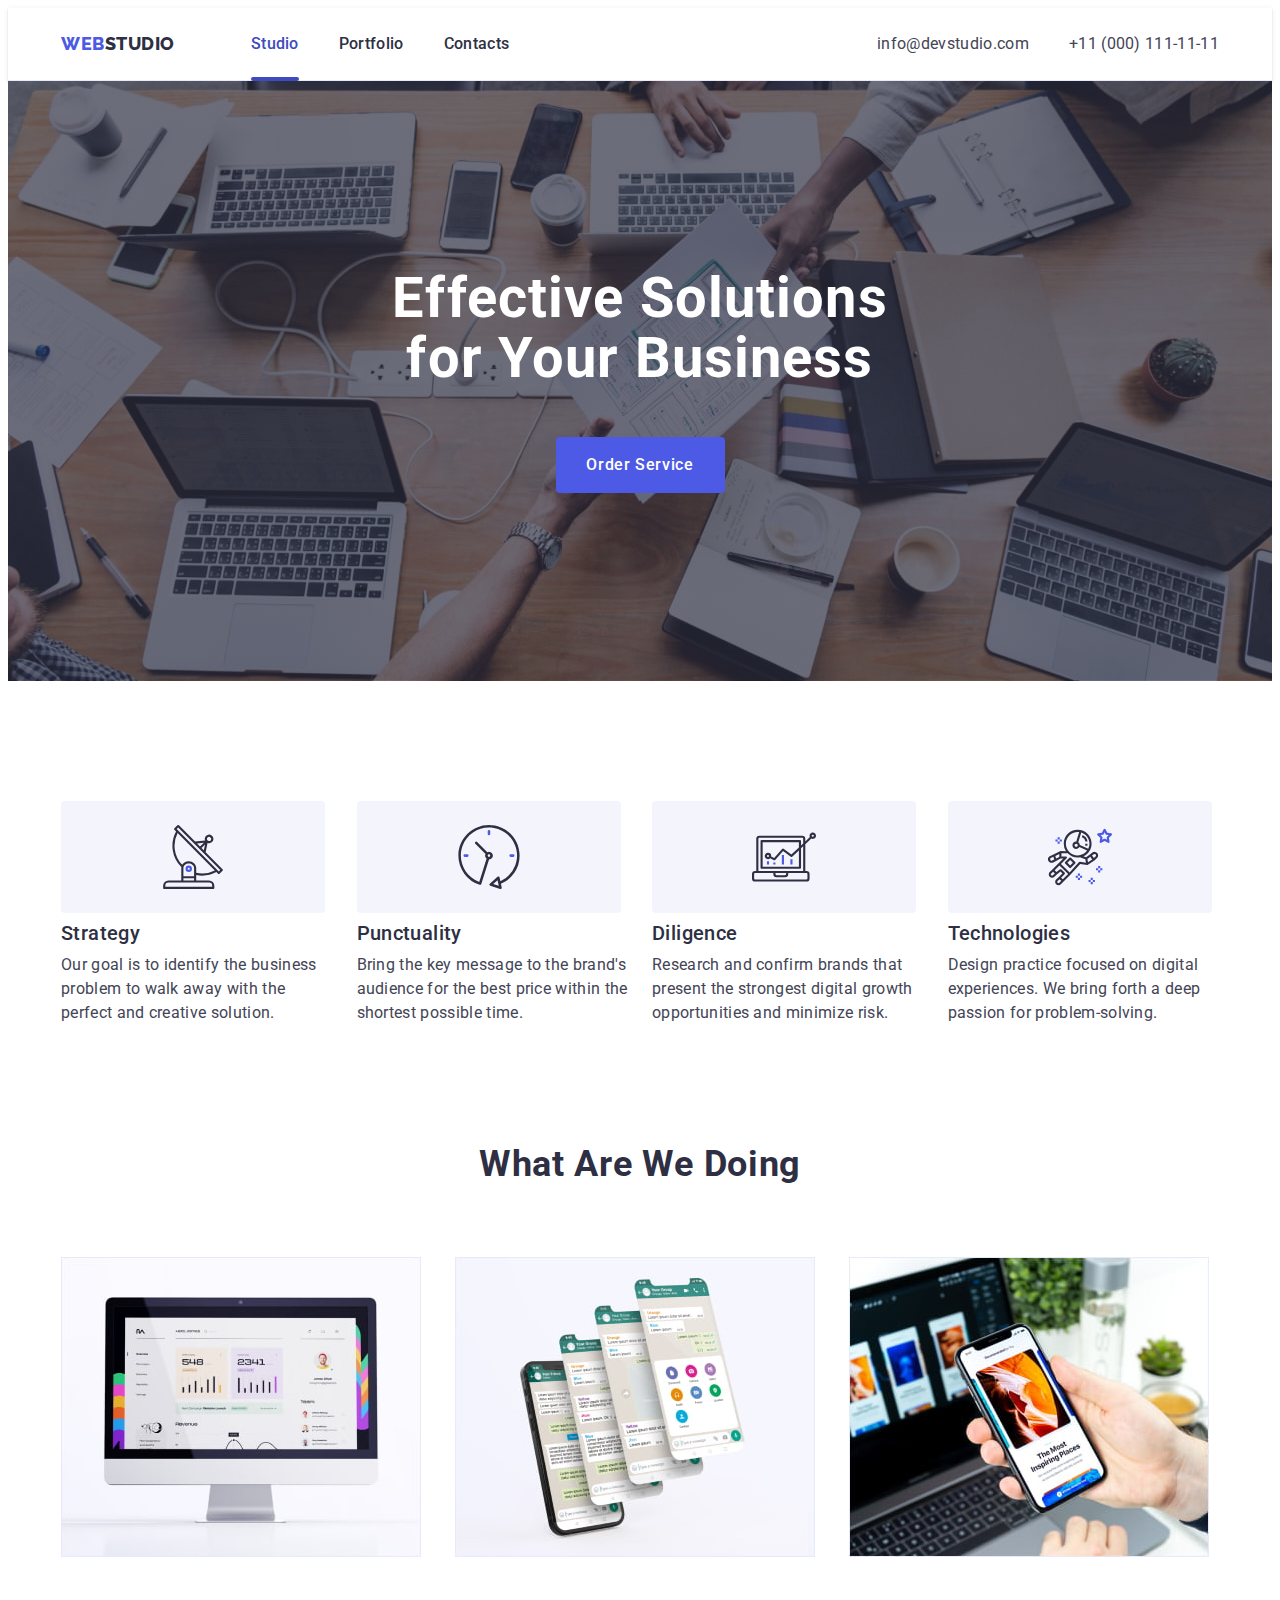
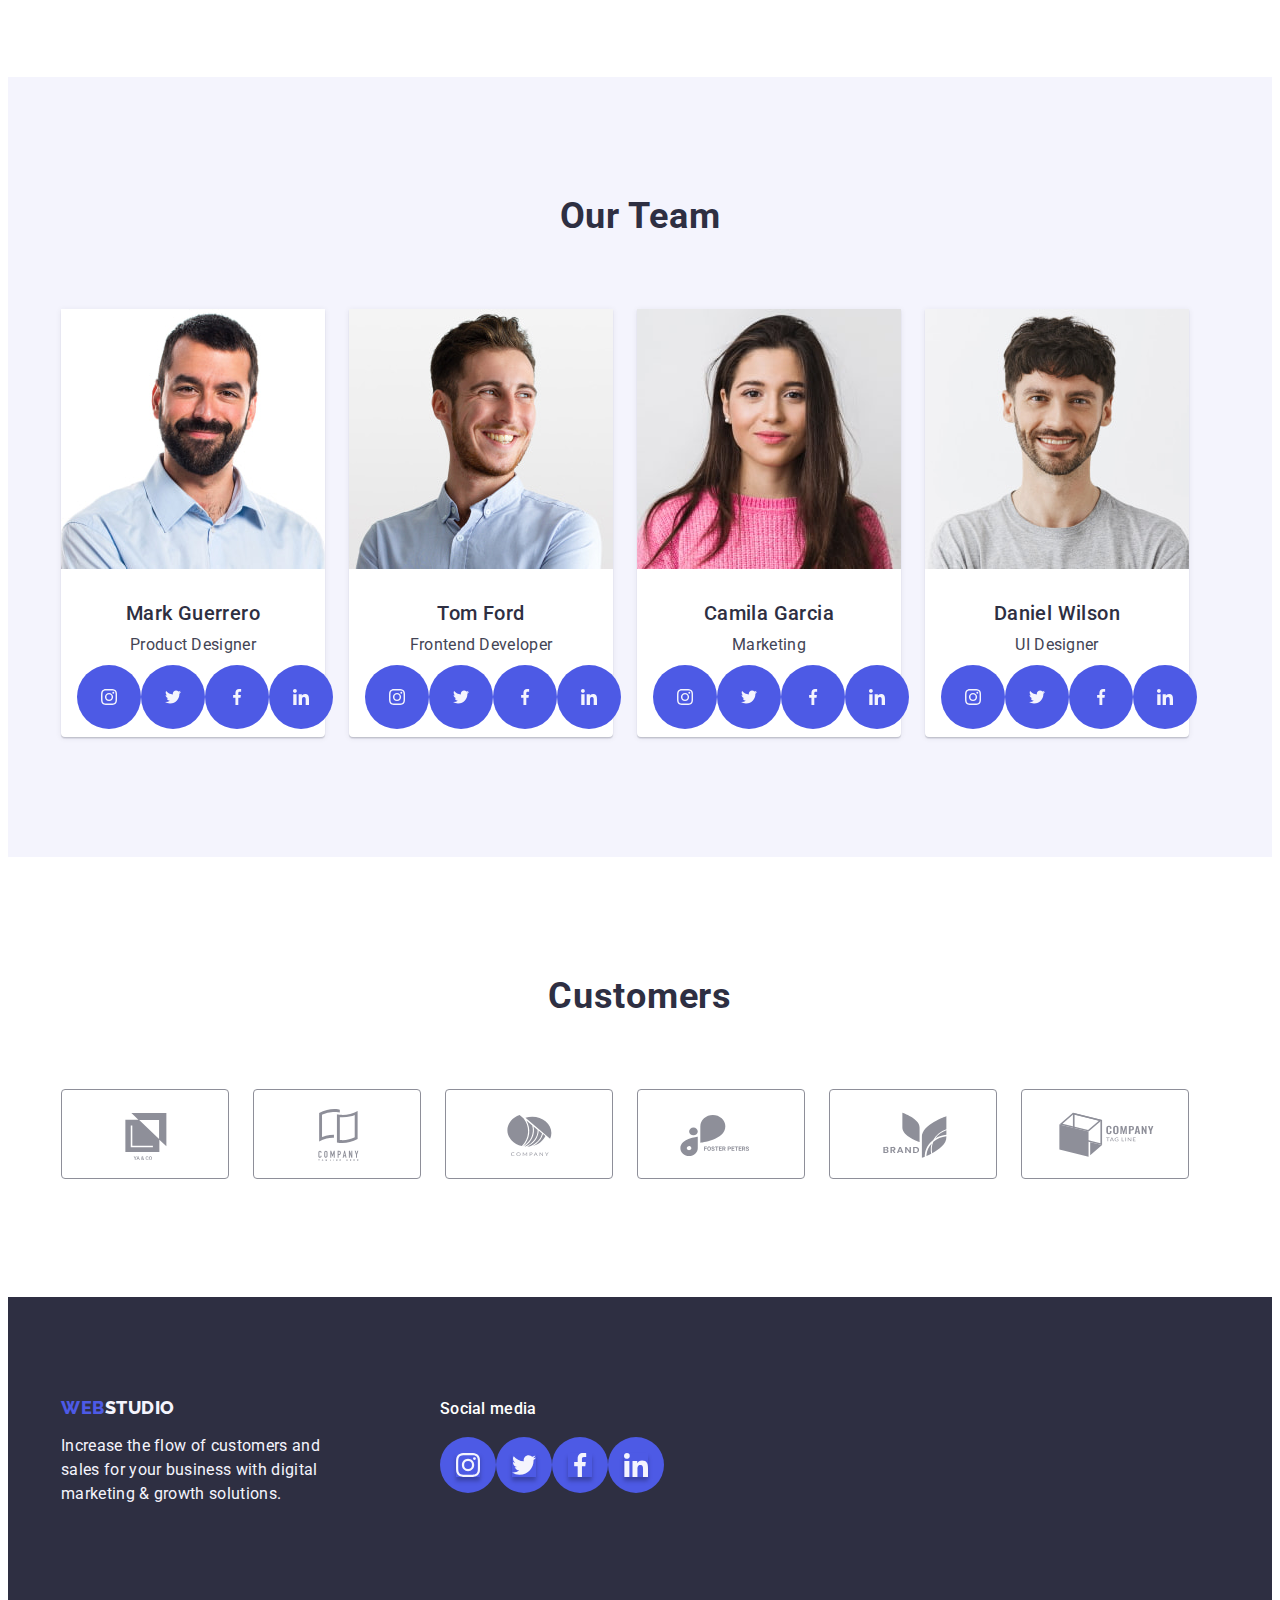
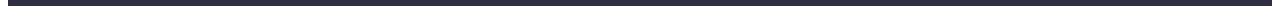
<file: index.html>
<!DOCTYPE html>
<html lang="en">
  <head>
    <meta charset="UTF-8" />
    <meta http-equiv="X-UA-Compatible" content="IE=edge" />
    <meta name="viewport" content="width=device-width, initial-scale=1.0" />
    <link rel="preconnect" href="https://fonts.googleapis.com" />
    <link rel="preconnect" href="https://fonts.gstatic.com" crossorigin />
    <link
      href="https://fonts.googleapis.com/css2?family=Raleway:wght@800&family=Roboto:wght@400;500;700&display=swap"
      rel="stylesheet"
    />
    <title>Студія</title>
    <link
      rel="stylesheet"
      href="https://cdnjs.cloudflare.com/ajax/libs/modern-normalize/2.0.0/modern-normalize.min.css"
      integrity="sha512-4xo8blKMVCiXpTaLzQSLSw3KFOVPWhm/TRtuPVc4WG6kUgjH6J03IBuG7JZPkcWMxJ5huwaBpOpnwYElP/m6wg=="
      crossorigin="anonymous"
      referrerpolicy="no-referrer"
    />
    <link rel="stylesheet" href="./css/styles.css" />
  </head>
  <body>
    <header class="header">
      <div class="container header-container">
        <nav class="header-navigation">
          <a class="header-logo link" href="./index.html"
            >Web<span class="logo">Studio</span></a
          >
          <ul class="header-menu list">
            <li class="header-menu-item">
              <a
                class="header-menu-link link current"
                href="./index.html"
                target="_blank"
                >Studio</a
              >
            </li>
            <li class="header-menu-item">
              <a
                class="header-menu-link link"
                href="./portfolio.html"
                target="_blank"
                >Portfolio</a
              >
            </li>
            <li class="header-menu-item">
              <a class="header-menu-link link" href="" target="_blank"
                >Contacts</a
              >
            </li>
          </ul>
        </nav>
        <address class="address">
          <ul class="address-menu list">
            <li>
              <a class="address-menu-link link" href="mailto:info@devstudio.com"
                >info@devstudio.com</a
              >
            </li>
            <li>
              <a class="address-menu-link link" href="tel:+110001111111"
                >+11 (000) 111-11-11</a
              >
            </li>
          </ul>
        </address>
      </div>
    </header>
    <main>
      <section class="hero">
        <div class="container">
          <h1 class="hero-title">Effective Solutions for Your Business</h1>
          <button type="button" class="hero-button" data-modal-open>
            Order Service
          </button>
        </div>
      </section>
      <section class="benefits">
        <div class="container">
          <h2 class="visually-hidden">Our benefits</h2>
          <ul class="benefits-list list">
            <li class="benefits-item">
              <div class="benefits-item-block">
                <svg class="benefits-item-icon" width="64" height="64">
                  <use href="./images/icons.svg#icon-antenna"></use>
                </svg>
              </div>
              <h3 class="benefits-subtitle">Strategy</h3>
              <p class="benefits-text">
                Our goal is to identify the business problem to walk away with
                the perfect and creative solution.
              </p>
            </li>
            <li class="benefits-item">
              <div class="benefits-item-block">
                <svg class="benefits-item-icon" width="64" height="64">
                  <use href="./images/icons.svg#icon-clock"></use>
                </svg>
              </div>
              <h3 class="benefits-subtitle">Punctuality</h3>
              <p class="benefits-text">
                Bring the key message to the brand's audience for the best price
                within the shortest possible time.
              </p>
            </li>
            <li class="benefits-item">
              <div class="benefits-item-block">
                <svg class="benefits-item-icon" width="64" height="64">
                  <use href="./images/icons.svg#icon-diagram"></use>
                </svg>
              </div>
              <h3 class="benefits-subtitle">Diligence</h3>
              <p class="benefits-text">
                Research and confirm brands that present the strongest digital
                growth opportunities and minimize risk.
              </p>
            </li>
            <li class="benefits-item">
              <div class="benefits-item-block">
                <svg class="benefits-item-icon" width="64" height="64">
                  <use href="./images/icons.svg#icon-astronaut"></use>
                </svg>
              </div>
              <h3 class="benefits-subtitle">Technologies</h3>
              <p class="benefits-text">
                Design practice focused on digital experiences. We bring forth a
                deep passion for problem-solving.
              </p>
            </li>
          </ul>
        </div>
      </section>
      <section class="products">
        <div class="container">
          <h2 class="products-title">What are we doing</h2>
          <ul class="products-list list">
            <li class="products-item">
              <img
                src="./images/about1.jpg"
                alt="computer"
                width="360"
                height="300"
              />
            </li>
            <li class="products-item">
              <img
                src="./images/about2.jpg"
                alt="web technologies"
                width="360"
                height="300"
              />
            </li>
            <li class="products-item">
              <img
                src="./images/about3.jpg"
                alt="phone"
                width="360"
                height="300"
              />
            </li>
          </ul>
        </div>
      </section>
      <section class="team">
        <div class="container">
          <h2 class="team-title">Our Team</h2>
          <ul class="team-list list">
            <li class="team-item">
              <img
                src="./images/mark.jpg"
                alt="Mark's photo"
                width="264"
                height="260"
              />
              <div class="team-container">
                <h3 class="team-subtitle">Mark Guerrero</h3>
                <p class="team-text">Product Designer</p>
                <ul class="team-list-soc list">
                  <li class="team-item-soc">
                    <a
                      class="link-soc"
                      href=""
                      aria-label="instagram"
                      target="_blank"
                      rel="noopener noreferrer"
                    >
                      <svg class="link-soc-icon" width="16" height="16">
                        <use href="./images/icons.svg#icon-instagram"></use>
                      </svg>
                    </a>
                  </li>
                  <li class="team-item-soc">
                    <a
                      class="link-soc"
                      href=""
                      aria-label="twitter"
                      target="_blank"
                      rel="noopener noreferrer"
                    >
                      <svg class="link-soc-icon" width="16" height="16">
                        <use href="./images/icons.svg#icon-twitter"></use>
                      </svg>
                    </a>
                  </li>
                  <li class="team-item-soc">
                    <a
                      class="link-soc"
                      href=""
                      aria-label="facebook"
                      target="_blank"
                      rel="noopener noreferrer"
                    >
                      <svg class="link-soc-icon" width="16" height="16">
                        <use href="./images/icons.svg#icon-facebook"></use>
                      </svg>
                    </a>
                  </li>
                  <li class="team-item-soc">
                    <a
                      class="link-soc"
                      href=""
                      aria-label="linkedin"
                      target="_blank"
                      rel="noopener noreferrer"
                    >
                      <svg class="link-soc-icon" width="16" height="16">
                        <use href="./images/icons.svg#icon-linkedin"></use>
                      </svg>
                    </a>
                  </li>
                </ul>
              </div>
            </li>
            <li class="team-item">
              <img
                src="./images/tom.jpg"
                alt="Tom's photo"
                width="264"
                height="260"
              />
              <div class="team-container">
                <h3 class="team-subtitle">Tom Ford</h3>
                <p class="team-text">Frontend Developer</p>
                <ul class="team-list-soc list">
                  <li class="team-item-soc">
                    <a
                      class="link-soc"
                      href=""
                      aria-label="instagram"
                      target="_blank"
                      rel="noopener noreferrer"
                    >
                      <svg class="link-soc-icon" width="16" height="16">
                        <use href="./images/icons.svg#icon-instagram"></use>
                      </svg>
                    </a>
                  </li>
                  <li class="team-item-soc">
                    <a
                      class="link-soc"
                      href=""
                      aria-label="twitter"
                      target="_blank"
                      rel="noopener noreferrer"
                    >
                      <svg class="link-soc-icon" width="16" height="16">
                        <use href="./images/icons.svg#icon-twitter"></use>
                      </svg>
                    </a>
                  </li>
                  <li class="team-item-soc">
                    <a
                      class="link-soc"
                      href=""
                      aria-label="facebook"
                      target="_blank"
                      rel="noopener noreferrer"
                    >
                      <svg class="link-soc-icon" width="16" height="16">
                        <use href="./images/icons.svg#icon-facebook"></use>
                      </svg>
                    </a>
                  </li>
                  <li class="team-item-soc">
                    <a
                      class="link-soc"
                      href=""
                      aria-label="linkedin"
                      target="_blank"
                      rel="noopener noreferrer"
                    >
                      <svg class="link-soc-icon" width="16" height="16">
                        <use href="./images/icons.svg#icon-linkedin"></use>
                      </svg>
                    </a>
                  </li>
                </ul>
              </div>
            </li>
            <li class="team-item">
              <img
                src="./images/camila.jpg"
                alt="Camila's photo"
                width="264"
                height="260"
              />
              <div class="team-container">
                <h3 class="team-subtitle">Camila Garcia</h3>
                <p class="team-text">Marketing</p>
                <ul class="team-list-soc list">
                  <li class="team-item-soc">
                    <a
                      class="link-soc"
                      href=""
                      aria-label="instagram"
                      target="_blank"
                      rel="noopener noreferrer"
                    >
                      <svg class="link-soc-icon" width="16" height="16">
                        <use href="./images/icons.svg#icon-instagram"></use>
                      </svg>
                    </a>
                  </li>
                  <li class="team-item-soc">
                    <a
                      class="link-soc"
                      href=""
                      aria-label="twitter"
                      target="_blank"
                      rel="noopener noreferrer"
                    >
                      <svg class="link-soc-icon" width="16" height="16">
                        <use href="./images/icons.svg#icon-twitter"></use>
                      </svg>
                    </a>
                  </li>
                  <li class="team-item-soc">
                    <a
                      class="link-soc"
                      href=""
                      aria-label="facebook"
                      target="_blank"
                      rel="noopener noreferrer"
                    >
                      <svg class="link-soc-icon" width="16" height="16">
                        <use href="./images/icons.svg#icon-facebook"></use>
                      </svg>
                    </a>
                  </li>
                  <li class="team-item-soc">
                    <a
                      class="link-soc"
                      href=""
                      aria-label="linkedin"
                      target="_blank"
                      rel="noopener noreferrer"
                    >
                      <svg class="link-soc-icon" width="16" height="16">
                        <use href="./images/icons.svg#icon-linkedin"></use>
                      </svg>
                    </a>
                  </li>
                </ul>
              </div>
            </li>
            <li class="team-item">
              <img
                src="./images/daniel.jpg"
                alt="Daniel's photo"
                width="264"
                height="260"
              />
              <div class="team-container">
                <h3 class="team-subtitle">Daniel Wilson</h3>
                <p class="team-text">UI Designer</p>
                <ul class="team-list-soc list">
                  <li class="team-item-soc">
                    <a
                      class="link-soc"
                      href=""
                      aria-label="instagram"
                      target="_blank"
                      rel="noopener noreferrer"
                    >
                      <svg class="link-soc-icon" width="16" height="16">
                        <use href="./images/icons.svg#icon-instagram"></use>
                      </svg>
                    </a>
                  </li>
                  <li class="team-item-soc">
                    <a
                      class="link-soc"
                      href=""
                      aria-label="twitter"
                      target="_blank"
                      rel="noopener noreferrer"
                    >
                      <svg class="link-soc-icon" width="16" height="16">
                        <use href="./images/icons.svg#icon-twitter"></use>
                      </svg>
                    </a>
                  </li>
                  <li class="team-item-soc">
                    <a
                      class="link-soc"
                      href=""
                      aria-label="facebook"
                      target="_blank"
                      rel="noopener noreferrer"
                    >
                      <svg class="link-soc-icon" width="16" height="16">
                        <use href="./images/icons.svg#icon-facebook"></use>
                      </svg>
                    </a>
                  </li>
                  <li class="team-item-soc">
                    <a
                      class="link-soc"
                      href=""
                      aria-label="linkedin"
                      target="_blank"
                      rel="noopener noreferrer"
                    >
                      <svg class="link-soc-icon" width="16" height="16">
                        <use href="./images/icons.svg#icon-linkedin"></use>
                      </svg>
                    </a>
                  </li>
                </ul>
              </div>
            </li>
          </ul>
        </div>
      </section>
      <section class="customers">
        <div class="container">
          <h2 class="customers-title">Customers</h2>
          <ul class="customers-list list">
            <li class="customers-item">
              <a class="customers-link" href="">
                <svg class="customers-link-icon" width="104" height="56">
                  <use href="./images/icons.svg#icon-Logo-1"></use>
                </svg>
              </a>
            </li>
            <li class="customers-item">
              <a class="customers-link" href="">
                <svg class="customers-link-icon" width="104" height="56">
                  <use href="./images/icons.svg#icon-Logo-2"></use>
                </svg>
              </a>
            </li>
            <li class="customers-item">
              <a class="customers-link" href="">
                <svg class="customers-link-icon" width="104" height="56">
                  <use href="./images/icons.svg#icon-Logo-3"></use>
                </svg>
              </a>
            </li>
            <li class="customers-item">
              <a class="customers-link" href="">
                <svg class="customers-link-icon" width="104" height="56">
                  <use href="./images/icons.svg#icon-Logo-4"></use>
                </svg>
              </a>
            </li>
            <li class="customers-item">
              <a class="customers-link" href="">
                <svg class="customers-link-icon" width="104" height="56">
                  <use href="./images/icons.svg#icon-Logo-5"></use>
                </svg>
              </a>
            </li>
            <li class="customers-item">
              <a class="customers-link" href="">
                <svg class="customers-link-icon" width="104" height="56">
                  <use href="./images/icons.svg#icon-Logo-6"></use>
                </svg>
              </a>
            </li>
          </ul>
        </div>
      </section>
    </main>
    <footer class="footer">
      <div class="footer-container container">
        <div class="footer-box">
          <a class="footer-logo link" href="./index.html"
            >Web<span class="logo-footer">Studio</span></a
          >
          <p class="footer-text">
            Increase the flow of customers and<br />sales for your business with
            digital<br />
            marketing & growth solutions.
          </p>
        </div>
        <div class="footer-soc">
          <p class="footer-soc-title">Social media</p>
          <ul class="footer-soc-list list">
            <li class="footer-soc-item">
              <a href="" class="footer-soc-link">
                <svg class="footer-soc-icon" width="24" height="24">
                  <use href="./images/icons.svg#icon-instagram"></use>
                </svg>
              </a>
            </li>
            <li class="footer-soc-item">
              <a href="" class="footer-soc-link">
                <svg class="footer-soc-icon" width="24" height="24">
                  <use href="./images/icons.svg#icon-twitter"></use>
                </svg>
              </a>
            </li>
            <li class="footer-soc-item">
              <a href="" class="footer-soc-link">
                <svg class="footer-soc-icon" width="24" height="24">
                  <use href="./images/icons.svg#icon-facebook"></use>
                </svg>
              </a>
            </li>
            <li class="footer-soc-item">
              <a href="" class="footer-soc-link">
                <svg class="footer-soc-icon" width="24" height="24">
                  <use href="./images/icons.svg#icon-linkedin"></use>
                </svg>
              </a>
            </li>
          </ul>
        </div>
      </div>
    </footer>
    <div class="backdrop is-hidden" data-modal>
      <div class="modal">
        <button type="button" class="modal-btn" data-modal-close>
          <svg class="button-icon" width="8" height="8">
            <use href="./images/icons.svg#icon-close-black"></use>
          </svg>
        </button>
      </div>
    </div>
    <script src="./js/modal.js"></script>
  </body>
</html>
</file>
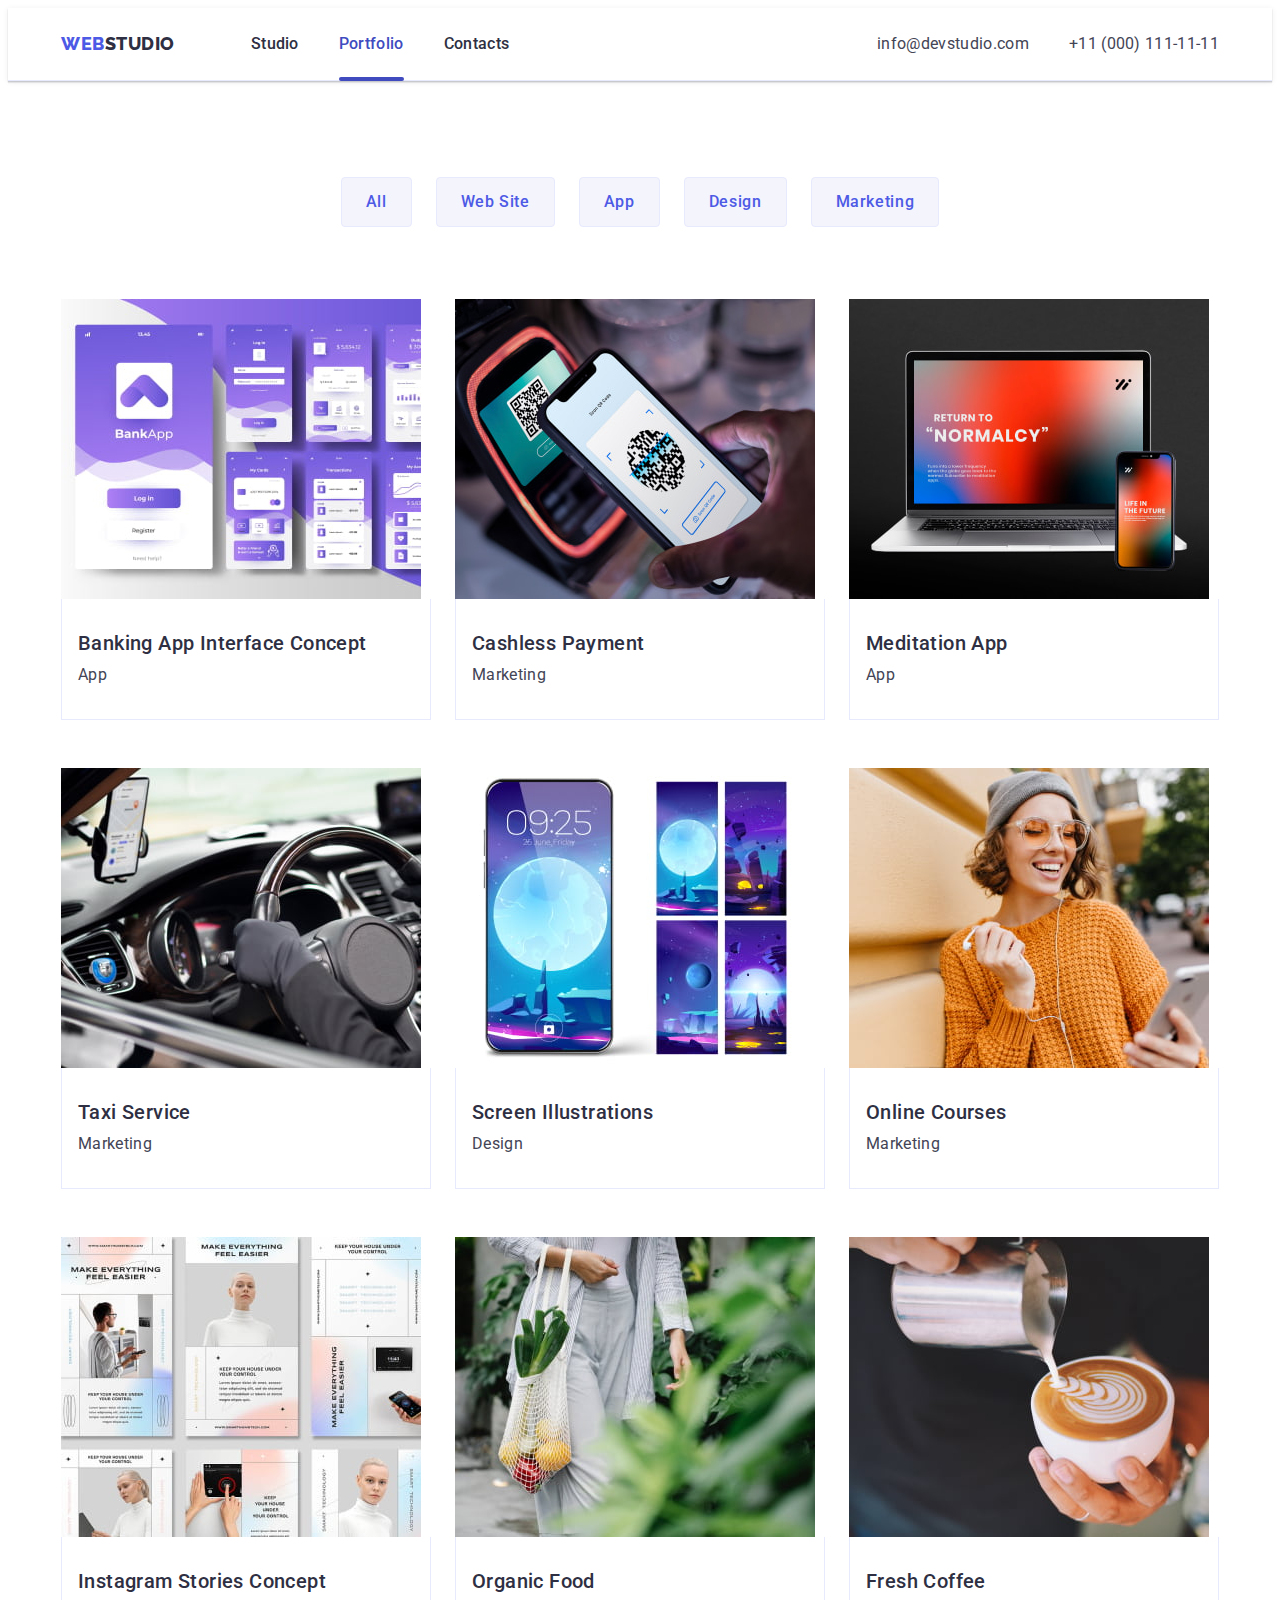
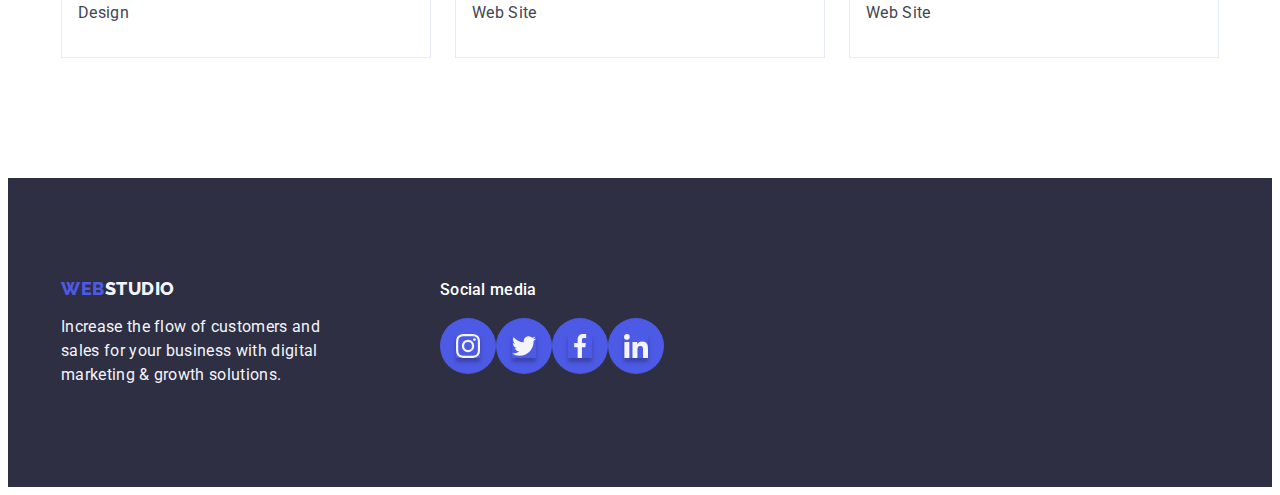
<file: portfolio.html>
<!DOCTYPE html>
<html lang="en">
  <head>
    <meta charset="UTF-8" />
    <meta http-equiv="X-UA-Compatible" content="IE=edge" />
    <meta name="viewport" content="width=device-width, initial-scale=1.0" />
    <link rel="preconnect" href="https://fonts.googleapis.com" />
    <link rel="preconnect" href="https://fonts.gstatic.com" crossorigin />
    <link
      href="https://fonts.googleapis.com/css2?family=Raleway:wght@800&family=Roboto:wght@400;500;700&display=swap"
      rel="stylesheet"
    />
    <title>Портфоліо</title>
    <link
      rel="stylesheet"
      href="https://cdnjs.cloudflare.com/ajax/libs/modern-normalize/2.0.0/modern-normalize.min.css"
      integrity="sha512-4xo8blKMVCiXpTaLzQSLSw3KFOVPWhm/TRtuPVc4WG6kUgjH6J03IBuG7JZPkcWMxJ5huwaBpOpnwYElP/m6wg=="
      crossorigin="anonymous"
      referrerpolicy="no-referrer"
    />
    <link rel="stylesheet" href="./css/styles.css" />
  </head>
  <body>
    <header class="header">
      <div class="container header-container">
        <nav class="header-navigation">
          <a class="header-logo link" href="./index.html"
            >Web<span class="logo">Studio</span></a
          >
          <ul class="header-menu list">
            <li class="header-menu-item">
              <a
                class="header-menu-link link"
                href="./index.html"
                target="_blank"
                >Studio</a
              >
            </li>
            <li class="header-menu-item">
              <a
                class="header-menu-link link current"
                href="./portfolio.html"
                target="_blank"
                >Portfolio</a
              >
            </li>
            <li class="header-menu-item">
              <a class="header-menu-link link" href="" target="_blank"
                >Contacts</a
              >
            </li>
          </ul>
        </nav>
        <address class="address">
          <ul class="address-menu list">
            <li>
              <a class="address-menu-link link" href="mailto:info@devstudio.com"
                >info@devstudio.com</a
              >
            </li>
            <li>
              <a class="address-menu-link link" href="tel:+110001111111"
                >+11 (000) 111-11-11</a
              >
            </li>
          </ul>
        </address>
      </div>
    </header>
    <main>
      <section class="portfolio-section">
        <div class="container">
          <h1 class="visually-hidden">Portfolio button</h1>
          <ul class="portfolio-button-list list">
            <li class="portfolio-button-item">
              <button class="portfolio-button-link" type="button">All</button>
            </li>
            <li class="portfolio-button-item">
              <button class="portfolio-button-link" type="button">
                Web Site
              </button>
            </li>
            <li class="portfolio-button-item">
              <button class="portfolio-button-link" type="button">App</button>
            </li>
            <li class="portfolio-button-item">
              <button class="portfolio-button-link" type="button">
                Design
              </button>
            </li>
            <li class="portfolio-button-item">
              <button class="portfolio-button-link" type="button">
                Marketing
              </button>
            </li>
          </ul>
          <ul class="features-list list">
            <li class="features-item">
              <a href="" class="features-link link">
                <div class="features-cover-block">
                  <img
                    class="features-item-photo"
                    src="./images/portfolio/bank.jpg"
                    alt="App"
                    width="360"
                  />
                  <p class="features-cover-text">
                    14 Stylish and User-Friendly App Design Concepts · Task
                    Manager App · Calorie Tracker App · Exotic Fruit Ecommerce
                    App · Cloud Storage App
                  </p>
                </div>
                <div class="features-container">
                  <h2 class="features-title">Banking App Interface Concept</h2>
                  <p class="features-text">App</p>
                </div>
              </a>
            </li>
            <li class="features-item">
              <a href="" class="features-link link">
                <div class="features-cover-block">
                  <img
                    class="features-item-photo"
                    src="./images/portfolio/payment.jpg"
                    alt="Payment"
                    width="360"
                  />
                  <p class="features-cover-text">
                    14 Stylish and User-Friendly App Design Concepts · Task
                    Manager App · Calorie Tracker App · Exotic Fruit Ecommerce
                    App · Cloud Storage App
                  </p>
                </div>
                <div class="features-container">
                  <h2 class="features-title">Cashless Payment</h2>
                  <p class="features-text">Marketing</p>
                </div>
              </a>
            </li>
            <li class="features-item">
              <a href="" class="features-link link">
                <div class="features-cover-block">
                  <img
                    class="features-item-photo"
                    src="./images/portfolio/meditation.jpg"
                    alt="App"
                    width="360"
                  />
                  <p class="features-cover-text">
                    14 Stylish and User-Friendly App Design Concepts · Task
                    Manager App · Calorie Tracker App · Exotic Fruit Ecommerce
                    App · Cloud Storage App
                  </p>
                </div>
                <div class="features-container">
                  <h2 class="features-title">Meditation App</h2>
                  <p class="features-text">App</p>
                </div>
              </a>
            </li>
            <li class="features-item">
              <a href="" class="features-link link">
                <div class="features-cover-block">
                  <img
                    class="features-item-photo"
                    src="./images/portfolio/taxi.jpg"
                    alt="Service"
                    width="360"
                  />
                  <p class="features-cover-text">
                    14 Stylish and User-Friendly App Design Concepts · Task
                    Manager App · Calorie Tracker App · Exotic Fruit Ecommerce
                    App · Cloud Storage App
                  </p>
                </div>
                <div class="features-container">
                  <h2 class="features-title">Taxi Service</h2>
                  <p class="features-text">Marketing</p>
                </div>
              </a>
            </li>
            <li class="features-item">
              <a href="" class="features-link link">
                <div class="features-cover-block">
                  <img
                    class="features-item-photo"
                    src="./images/portfolio/illustrations.jpg"
                    alt="Illustrations"
                    width="360"
                  />
                  <p class="features-cover-text">
                    14 Stylish and User-Friendly App Design Concepts · Task
                    Manager App · Calorie Tracker App · Exotic Fruit Ecommerce
                    App · Cloud Storage App
                  </p>
                </div>
                <div class="features-container">
                  <h2 class="features-title">Screen Illustrations</h2>
                  <p class="features-text">Design</p>
                </div>
              </a>
            </li>
            <li class="features-item">
              <a href="" class="features-link link">
                <div class="features-cover-block">
                  <img
                    class="features-item-photo"
                    src="./images/portfolio/courses.jpg"
                    alt="Courses"
                    width="360"
                  />
                  <p class="features-cover-text">
                    14 Stylish and User-Friendly App Design Concepts · Task
                    Manager App · Calorie Tracker App · Exotic Fruit Ecommerce
                    App · Cloud Storage App
                  </p>
                </div>
                <div class="features-container">
                  <h2 class="features-title">Online Courses</h2>
                  <p class="features-text">Marketing</p>
                </div>
              </a>
            </li>
            <li class="features-item">
              <a href="" class="features-link link">
                <div class="features-cover-block">
                  <img
                    class="features-item-photo"
                    src="./images/portfolio/instagram.jpg"
                    alt="Stories"
                    width="360"
                  />
                  <p class="features-cover-text">
                    14 Stylish and User-Friendly App Design Concepts · Task
                    Manager App · Calorie Tracker App · Exotic Fruit Ecommerce
                    App · Cloud Storage App
                  </p>
                </div>
                <div class="features-container">
                  <h2 class="features-title">Instagram Stories Concept</h2>
                  <p class="features-text">Design</p>
                </div>
              </a>
            </li>
            <li class="features-item">
              <a href="" class="features-link link">
                <div class="features-cover-block">
                  <img
                    class="features-item-photo"
                    src="./images/portfolio/organic.jpg"
                    alt="Organic"
                    width="360"
                  />
                  <p class="features-cover-text">
                    14 Stylish and User-Friendly App Design Concepts · Task
                    Manager App · Calorie Tracker App · Exotic Fruit Ecommerce
                    App · Cloud Storage App
                  </p>
                </div>
                <div class="features-container">
                  <h2 class="features-title">Organic Food</h2>
                  <p class="features-text">Web Site</p>
                </div>
              </a>
            </li>
            <li class="features-item">
              <a href="" class="features-link link">
                <div class="features-cover-block">
                  <img
                    class="features-item-photo"
                    src="./images/portfolio/coffee.jpg"
                    alt="Coffee"
                    width="360"
                  />
                  <p class="features-cover-text">
                    14 Stylish and User-Friendly App Design Concepts · Task
                    Manager App · Calorie Tracker App · Exotic Fruit Ecommerce
                    App · Cloud Storage App
                  </p>
                </div>
                <div class="features-container">
                  <h2 class="features-title">Fresh Coffee</h2>
                  <p class="features-text">Web Site</p>
                </div>
              </a>
            </li>
          </ul>
        </div>
      </section>
    </main>
    <footer class="footer">
      <div class="footer-container container">
        <div class="footer-box">
          <a class="footer-logo link" href="./index.html"
            >Web<span class="logo-footer">Studio</span></a
          >
          <p class="footer-text">
            Increase the flow of customers and<br />sales for your business with
            digital<br />
            marketing & growth solutions.
          </p>
        </div>
        <div class="footer-soc">
          <p class="footer-soc-title">Social media</p>
          <ul class="footer-soc-list list">
            <li class="footer-soc-item">
              <a href="" class="footer-soc-link">
                <svg class="footer-soc-icon" width="24" height="24">
                  <use href="./images/icons.svg#icon-instagram"></use>
                </svg>
              </a>
            </li>
            <li class="footer-soc-item">
              <a href="" class="footer-soc-link">
                <svg class="footer-soc-icon" width="24" height="24">
                  <use href="./images/icons.svg#icon-twitter"></use>
                </svg>
              </a>
            </li>
            <li class="footer-soc-item">
              <a href="" class="footer-soc-link">
                <svg class="footer-soc-icon" width="24" height="24">
                  <use href="./images/icons.svg#icon-facebook"></use>
                </svg>
              </a>
            </li>
            <li class="footer-soc-item">
              <a href="" class="footer-soc-link">
                <svg class="footer-soc-icon" width="24" height="24">
                  <use href="./images/icons.svg#icon-linkedin"></use>
                </svg>
              </a>
            </li>
          </ul>
        </div>
      </div>
    </footer>
  </body>
</html>
</file>
<file: css/styles.css>
:root {
  --main-title-color: #2e2f42;
  --button-color: #4d5ae5;
  --sec-text-color: #f4f4fd;
  --border-color: #e7e9fc;
  --hover-color: #404bbf;
  --background-color: #ffffff;
  --address-color: #434455;
  --light-slate-color: #8e8f99;
  --transition: 250ms cubic-bezier(0.4, 0, 0.2, 1);
  --backdrop: #fcfcfc;
  --green-color: #31d0aa;
}

body {
  font-family: "Roboto", sans-serif;
  color: var(--address-color);
  background-color: var(--background-color);
}

p,
h1,
h2,
h3,
h4,
h5,
h6 {
  margin-top: 0;
  margin-bottom: 0;
}

.container {
  width: 1158px;
  padding-left: 15px;
  padding-right: 15px;
  margin: 0 auto;
}

.link {
  text-decoration: none;
}
.list {
  list-style: none;
  margin-top: 0;
  margin-bottom: 0;
  padding-left: 0;
}

img {
  display: block;
}

.visually-hidden {
  position: absolute;
  width: 1px;
  height: 1px;
  margin: -1px;
  border: 0;
  padding: 0;
  white-space: nowrap;
  clip-path: inset(100%);
  clip: rect(0 0 0 0);
  overflow: hidden;
}

/*--HEADER--*/
.header {
  border-bottom: 1px solid var(--border-color);
  box-shadow: 0px 2px 1px rgba(46, 47, 66, 0.08),
    0px 1px 1px rgba(46, 47, 66, 0.16), 0px 1px 6px rgba(46, 47, 66, 0.08);
}

.header-container {
  display: flex;
  align-items: center;
}

.header-navigation {
  display: flex;
  align-items: center;
  flex-grow: 1;
}

.header-logo {
  font-family: "Raleway", sans-serif;
  font-weight: 800;
  font-size: 18px;
  line-height: 1.17;
  letter-spacing: 0.03em;
  text-transform: uppercase;
  color: var(--button-color);
  display: flex;
  align-items: center;
  margin-right: 76px;
}

.logo {
  color: var(--main-title-color);
}

.header-menu {
  display: flex;
  max-width: 76;
  gap: 40px;
}

.header-menu-link {
  display: block;
  font-weight: 500;
  font-size: 16px;
  line-height: 1.5;
  letter-spacing: 0.02em;
  color: var(--main-title-color);
  padding: 24px 0 24px;
  transition: color 250ms cubic-bezier(0.4, 0, 0.2, 1);
}

.header-menu-link:hover,
.header-menu-link:focus {
  color: var(--hover-color);
}

.current {
  position: relative;
  color: var(--hover-color);
}

.current::after {
  content: "";
  position: absolute;
  left: 0;
  bottom: -1px;
  width: 100%;
  height: 4px;
  border-radius: 2px;
  background-color: var(--hover-color);
}

.address {
  font-style: normal;
}

.address-menu {
  display: flex;
  max-width: 344;
  gap: 40px;
}

.address-menu-link {
  font-size: 16px;
  line-height: 1.5;
  letter-spacing: 0.02em;
  color: var(--address-color);
  padding: 24px 0 24px;
  transition: color 250ms cubic-bezier(0.4, 0, 0.2, 1);
}

.address-menu-link:hover,
.address-menu-link:focus {
  color: var(--hover-color);
}

/*--MAIN--*/
.hero {
  max-width: 1440px;
  padding: 188px 0 188px;
  background: var(--main-title-color);
  background-image: linear-gradient(
      rgba(46, 47, 66, 0.7),
      rgba(46, 47, 66, 0.7)
    ),
    url(../images/hero.jpg);
  background-repeat: no-repeat;
  background-position: center;
  background-size: cover;
  margin: 0 auto;
}

.hero-title {
  font-weight: 700;
  font-size: 56px;
  line-height: 1.07;
  text-align: center;
  letter-spacing: 0.02em;
  color: var(--background-color);
  max-width: 496px;
  margin-bottom: 48px;
  margin-left: auto;
  margin-right: auto;
}

.hero-button {
  min-width: 169px;
  height: 56px;
  font-family: "Roboto", sans-serif;
  font-weight: 500;
  font-size: 16px;
  line-height: 1.5;
  letter-spacing: 0.04em;
  color: var(--background-color);
  background: var(--button-color);
  cursor: pointer;
  border: none;
  display: block;
  border-radius: 4px;
  margin-left: auto;
  margin-right: auto;
  transition: background-color var(--transition);
}

.hero-button:hover,
.hero-button:focus {
  background: var(--hover-color);
}

/*--Benefits--*/

.benefits {
  padding-top: 120px;
  padding-bottom: 120px;
}

.benefits-list {
  display: flex;
  gap: 24px;
}

.benefits-item {
  width: 264px;
  width: calc((100% - 3 * 24px) / 4);
}

.benefits-item-block {
  width: 264px;
  height: 112px;
  background: var(--sec-text-color);
  border-radius: 4px;
  margin-bottom: 8px;
  background-repeat: no-repeat;
  background-position: center;
  display: flex;
  align-items: center;
  justify-content: center;
}

.benefits-subtitle {
  font-weight: 500;
  font-size: 20px;
  line-height: 1.2;
  letter-spacing: 0.02em;
  color: var(--main-title-color);
  margin-bottom: 8px;
}

.benefits-text {
  font-size: 16px;
  line-height: 1.5;
  letter-spacing: 0.02em;
}

/*--Products--*/
.products {
  padding-top: 0px;
  padding-bottom: 120px;
}

.products-title {
  margin: 0 auto;
  margin-bottom: 72px;
  font-weight: 700;
  font-size: 36px;
  line-height: 1.11;
  text-align: center;
  letter-spacing: 0.02em;
  text-transform: capitalize;
  color: var(--main-title-color);
}

.products-list {
  display: flex;
  gap: 24px;
}

.products-item {
  width: calc((100% - 24px * 2) / 3);
}

/*--Team Section--*/
.team {
  background: var(--sec-text-color);
  padding-top: 120px;
  padding-bottom: 120px;
}

.team-title {
  font-weight: 700;
  font-size: 36px;
  line-height: 1.11;
  text-align: center;
  letter-spacing: 0.02em;
  text-transform: capitalize;
  color: var(--main-title-color);
  margin-bottom: 72px;
}

.team-list {
  display: flex;
  gap: 24px;
}

.team-item {
  background: var(--background-color);
  width: calc((100 - 24px * 3) / 4);
  border-radius: 0px 0px 4px 4px;
  box-shadow: 0px 1px 6px rgba(46, 47, 66, 0.08),
    0px 1px 1px rgba(46, 47, 66, 0.16), 0px 2px 1px rgba(46, 47, 66, 0.08);
}

.team-container {
  padding: 32px 0;
}

.team-subtitle {
  font-weight: 500;
  font-size: 20px;
  line-height: 1.2;
  text-align: center;
  letter-spacing: 0.02em;
  color: var(--main-title-color);
  margin-bottom: 8px;
}

.team-text {
  font-size: 16px;
  line-height: 1.5;
  text-align: center;
  letter-spacing: 0.02em;
}

.team-list-soc {
  display: flex;
  cursor: pointer;
  flex-direction: row;
  justify-content: center;
  align-items: center;
  padding: 0px;
  gap: 24px;
  margin-top: 8px;
}

.team-item-soc {
  width: 40px;
  height: 40px;
}

.link-soc {
  display: flex;
  align-items: center;
  justify-content: center;
  width: 100%;
  height: 100%;
  border-radius: 50%;
  padding: 12px;
  background: var(--button-color);
  transition: background-color var(--transition);
}

.link-soc:is(:hover, :focus) {
  background-color: var(--hover-color);
}

.link-soc-icon {
  display: flex;
  flex-direction: row;
  fill: var(--sec-text-color);
}

/*---Customers--*/
.customers {
  padding-top: 120px;
  padding-bottom: 120px;
}
.customers-title {
  font-weight: 700;
  font-size: 36px;
  line-height: 1.11;
  text-align: center;
  letter-spacing: 0.02em;
  text-transform: capitalize;
  color: var(--main-title-color);
  margin-bottom: 72px;
}

.customers-list {
  gap: 24px;
  display: flex;
}

.customers-item {
  width: 168px;
  height: 88px;
  background-repeat: no-repeat;
  background-position: center;
  display: flex;
}

.customers-link {
  width: 100%;
  height: 100%;
  border: 1px solid var(--light-slate-color);
  border-radius: 4px;
  display: flex;
  align-items: center;
  justify-content: center;
  color: var(--light-slate-color);
  transition: border-color var(--transition), color var(--transition);
}

.customers-link:hover,
.customers-link:focus {
  border-color: var(--hover-color);
  color: var(--hover-color);
}

.customers-link-icon {
  fill: currentColor;
}

/*---FOOTER---*/

.footer {
  background: var(--main-title-color);
  padding-top: 100px;
  padding-bottom: 100px;
}

.footer-container {
  display: flex;
  align-items: baseline;
}

.footer-box {
  margin-right: 120px;
}

.footer-logo {
  font-family: "Raleway", sans-serif;
  font-weight: 800;
  font-size: 18px;
  line-height: 1.17;
  letter-spacing: 0.03em;
  text-transform: uppercase;
  color: var(--button-color);
  display: inline-block;
  margin-bottom: 16px;
}

.footer-logo:hover,
.footer-logo:focus {
  filter: drop-shadow(0px 4px 4px rgba(0, 0, 0, 0.25));
}

.logo-footer {
  color: var(--sec-text-color);
}

.footer-text {
  font-size: 16px;
  line-height: 1.5;
  letter-spacing: 0.02em;
  color: var(--sec-text-color);
}

.footer-soc-title {
  font-weight: 500;
  font-size: 16px;
  line-height: 24px;
  letter-spacing: 0.02em;
  color: var(--background-color);
  margin-bottom: 16px;
}

.footer-soc-list {
  display: flex;
  cursor: pointer;
  flex-direction: row;
  justify-content: center;
  align-items: center;
  gap: 16px;
}

.footer-soc-item {
  width: 40px;
  height: 40px;
}

.footer-soc-link {
  display: flex;
  align-items: center;
  justify-content: center;
  width: 100%;
  height: 100%;
  border-radius: 50%;
  padding: 8px;
  background: var(--button-color);
  transition: background-color var(--transition);
}

.footer-soc-link:is(:hover, :focus) {
  background-color: var(--green-color);
  box-shadow: 0px 4px 4px rgba(0, 0, 0, 0.25);
}

.footer-soc-icon {
  fill: var(--sec-text-color);
  box-shadow: 0px 4px 4px rgba(0, 0, 0, 0.25);
}

/*--Backdrop--*/

.backdrop {
  position: fixed;
  top: 0;
  width: 100%;
  height: 100%;
  background: rgba(46, 47, 66, 0.4);
  transition: opacity var(--transition), visibility var(--transition);
}

.modal {
  position: absolute;
  top: 50%;
  left: 50%;
  transform: translate(-50%, -50%) scale(1);
  transition: transform var(--transition);
  width: 408px;
  min-height: 584px;
  background: var(--backdrop);
  border-radius: 4px;
  box-shadow: 0px 1px 1px rgba(0, 0, 0, 0.14), 0px 1px 3px rgba(0, 0, 0, 0.12),
    0px 2px 1px rgba(0, 0, 0, 0.2);
}

.backdrop.is-hidden .modal {
  transform: translate(-50%, -50%) scale(0);
}

.modal-btn {
  display: flex;
  align-items: center;
  justify-content: center;
  position: absolute;
  width: 24px;
  height: 24px;
  background: var(--border-color);
  border: 1px solid rgba(0, 0, 0, 0.1);
  border-radius: 50%;
  top: 24px;
  right: 24px;
  padding: 0;
  cursor: pointer;
  transition: background-color var(--transition), border var(--transition);
}

.modal-btn:hover,
.modal-btn:focus {
  background-color: var(--hover-color);
  border: none;
  fill: var(--background-color);
}

.button-icon {
  transition: fill var(--transition);
}

.is-hidden {
  visibility: hidden;
  opacity: 0;
  pointer-events: none;
}

/*--PORTFOLIO--*/
.portfolio-section {
  padding-top: 96px;
  padding-bottom: 120px;
}

.portfolio-button-list {
  display: flex;
  justify-content: center;
  gap: 24px;
  margin-bottom: 72px;
  border-radius: 4px;
  align-items: center;
}

.portfolio-button-link {
  font-family: "Roboto", sans-serif;
  font-weight: 500;
  font-size: 16px;
  line-height: 1.5;
  text-align: center;
  letter-spacing: 0.04em;
  color: var(--button-color);
  background: var(--sec-text-color);
  border: 1px solid var(--border-color);
  cursor: pointer;
  border-radius: 4px;
  padding: 12px 24px;
  transition: color var(--transition), background-color var(--transition),
    border-color var(--transition), box-shadow var(--transition);
}
.portfolio-button-link:hover,
.portfolio-button-link:focus {
  color: var(--background-color);
  background: var(--hover-color);
  border: var(--button-color);
  border: 1px solid transparent;
  box-shadow: 0px 3px 1px rgba(0, 0, 0, 0.1), 0px 2px 1px rgba(0, 0, 0, 0.08),
    0px 2px 2px rgba(0, 0, 0, 0.12);
}

.features-list {
  display: flex;
  flex-wrap: wrap;
  gap: 48px 24px;
}

.features-item {
  width: calc((100% - 48px) / 3);
}

.features-link {
  display: block;
  background: var(--background-color);
  transition: box-shadow var(--transition);
}

.features-link:is(:hover, :focus) {
  background: var(--background-color);
  box-shadow: 0px 1px 6px rgba(46, 47, 66, 0.08),
    0px 1px 1px rgba(46, 47, 66, 0.16), 0px 2px 1px rgba(46, 47, 66, 0.08);
}

.features-link:hover .features-cover-text {
  transform: translateY(0);
}

.features-link:focus .features-cover-text {
  transform: translateY(0);
}

.features-item-photo {
  display: block;
  max-width: 100%;
}

.features-container {
  border-right: 1px solid var(--border-color);
  border-bottom: 1px solid var(--border-color);
  border-left: 1px solid var(--border-color);
  padding: 32px 16px;
  border-top: none;
}

.features-title {
  font-weight: 500;
  font-size: 20px;
  line-height: 1.2;
  letter-spacing: 0.02em;
  color: var(--main-title-color);
  margin-bottom: 8px;
}

.features-text {
  font-size: 16px;
  line-height: 1.5;
  letter-spacing: 0.02em;
  color: var(--address-color);
}

.features-cover-block {
  position: relative;
  overflow: hidden;
}

.features-cover-text {
  position: absolute;
  width: 100%;
  height: 100%;
  font-weight: 400;
  font-size: 16px;
  line-height: 1.5;
  letter-spacing: 0.02em;
  color: var(--sec-text-color);
  transform: translateY(100%);
  background: var(--button-color);
  top: 0;
  left: 0;
  padding: 40px 32px;
  transition: transform var(--transition);
}
</file>
